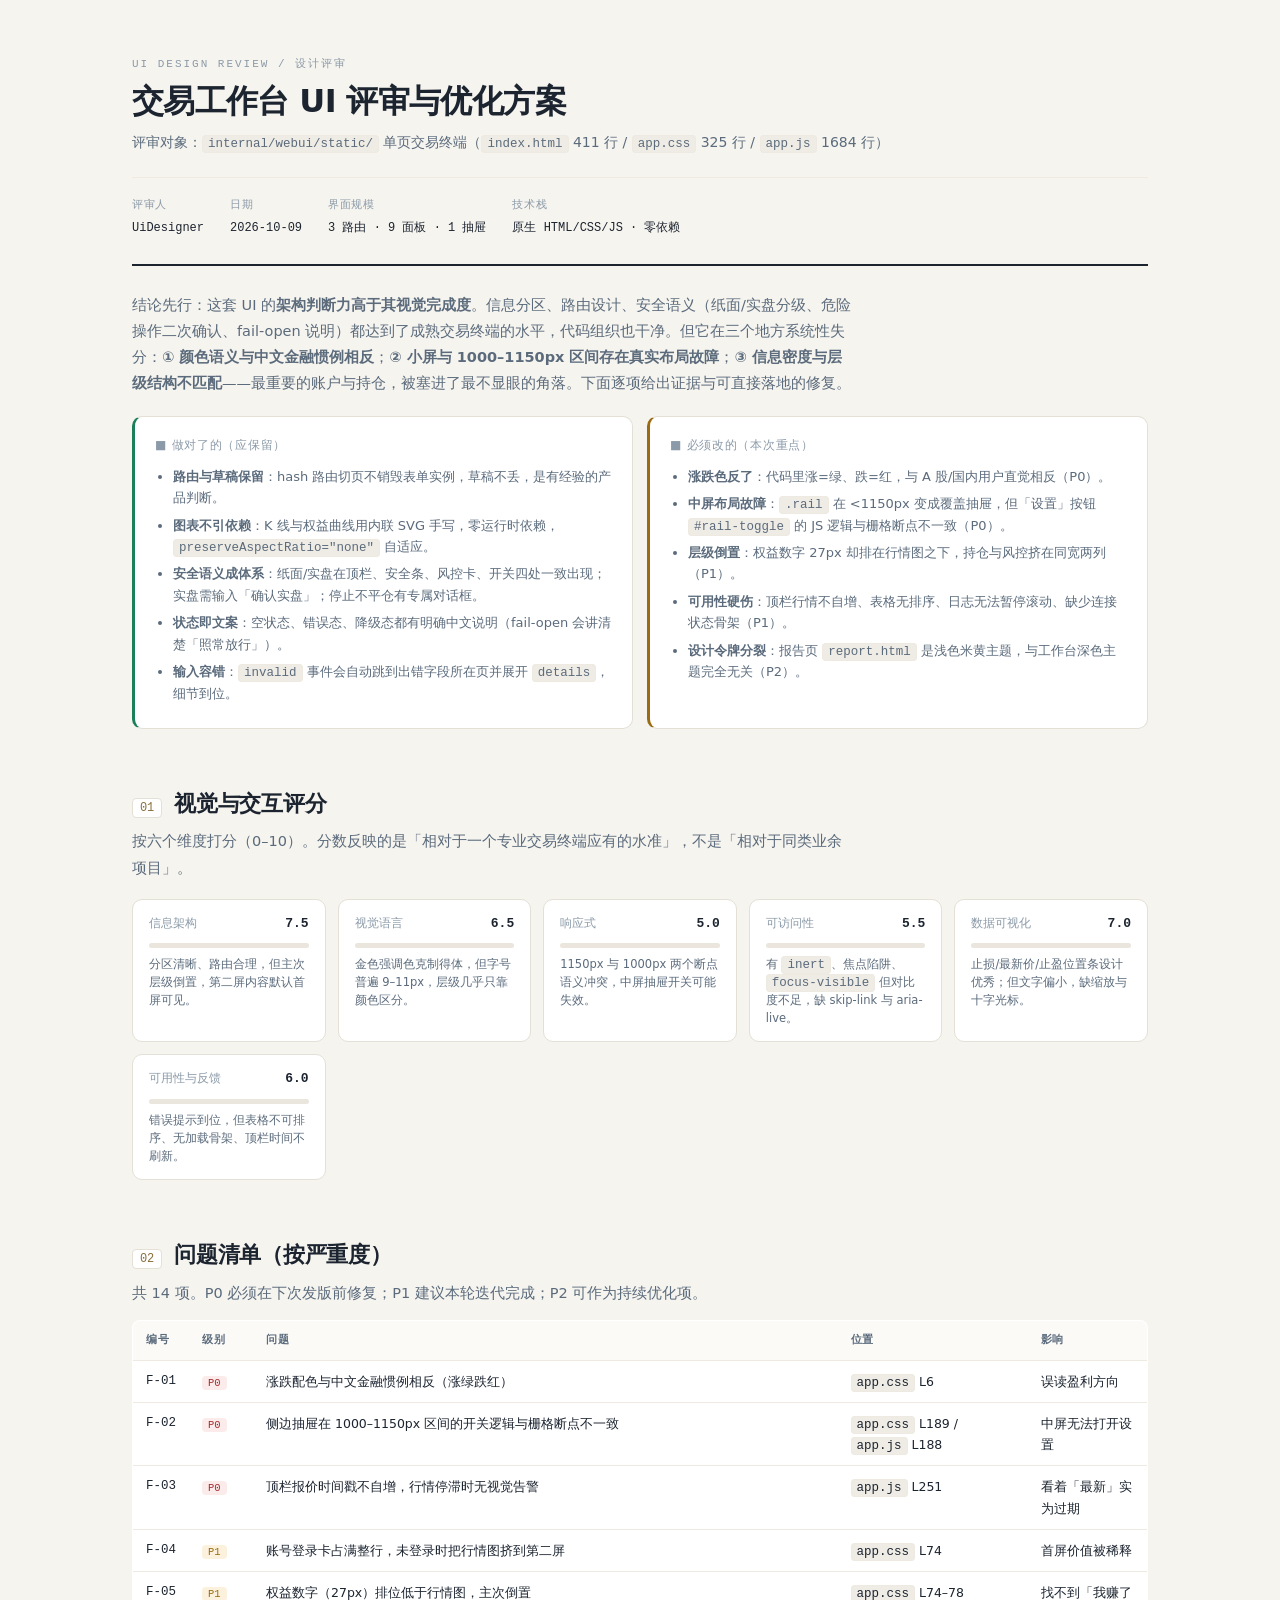
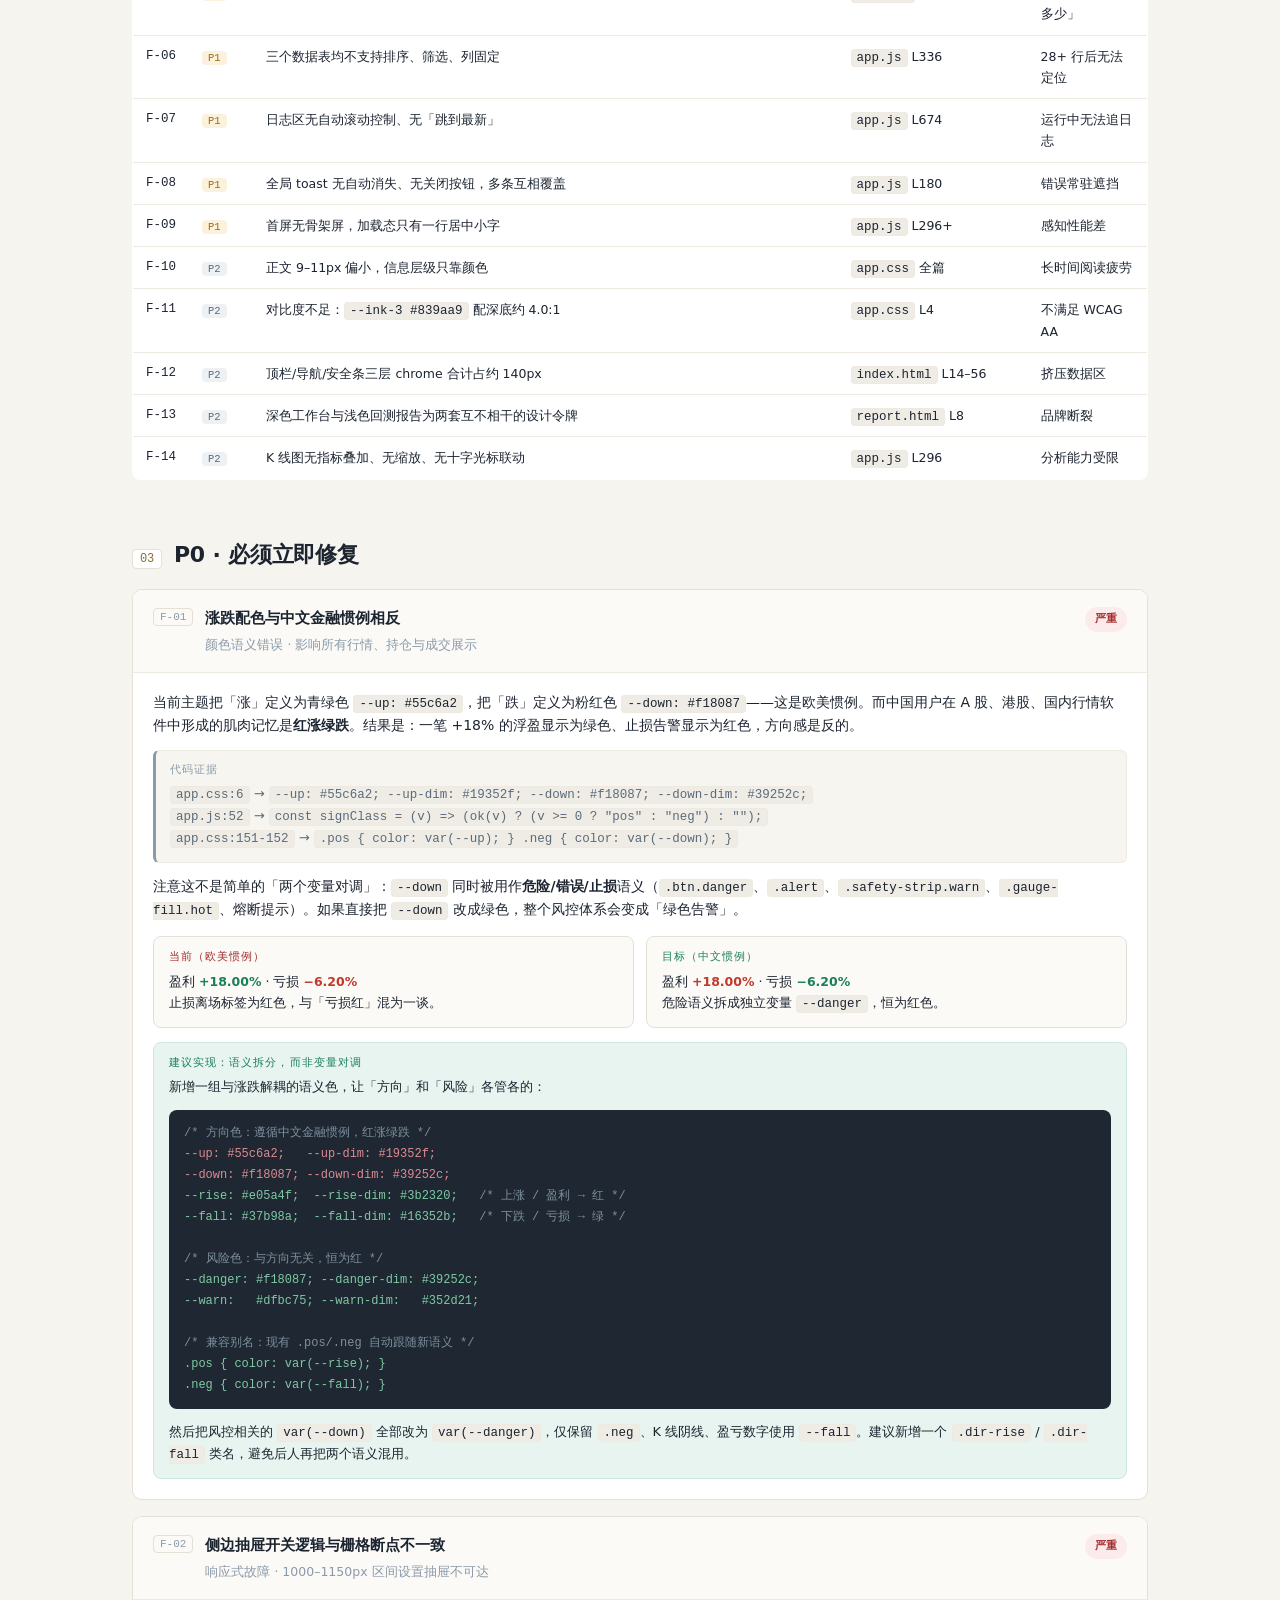
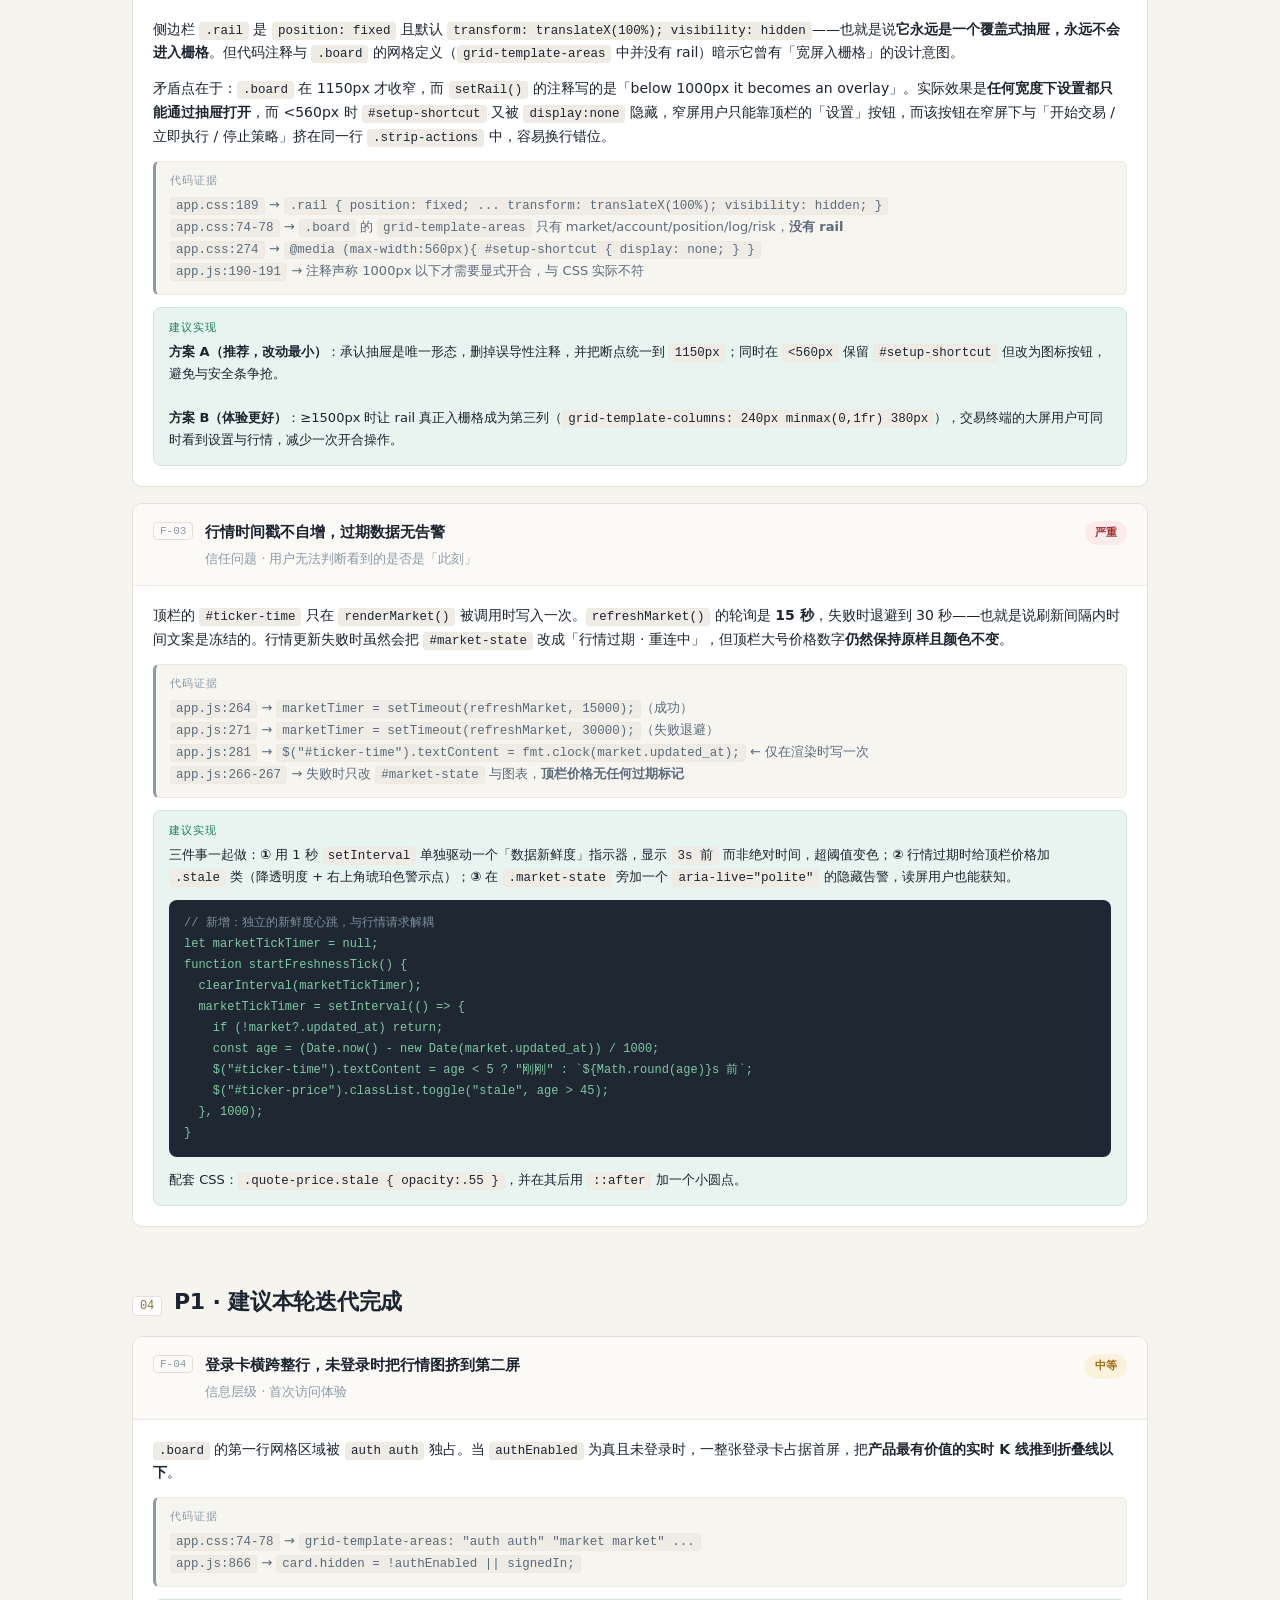
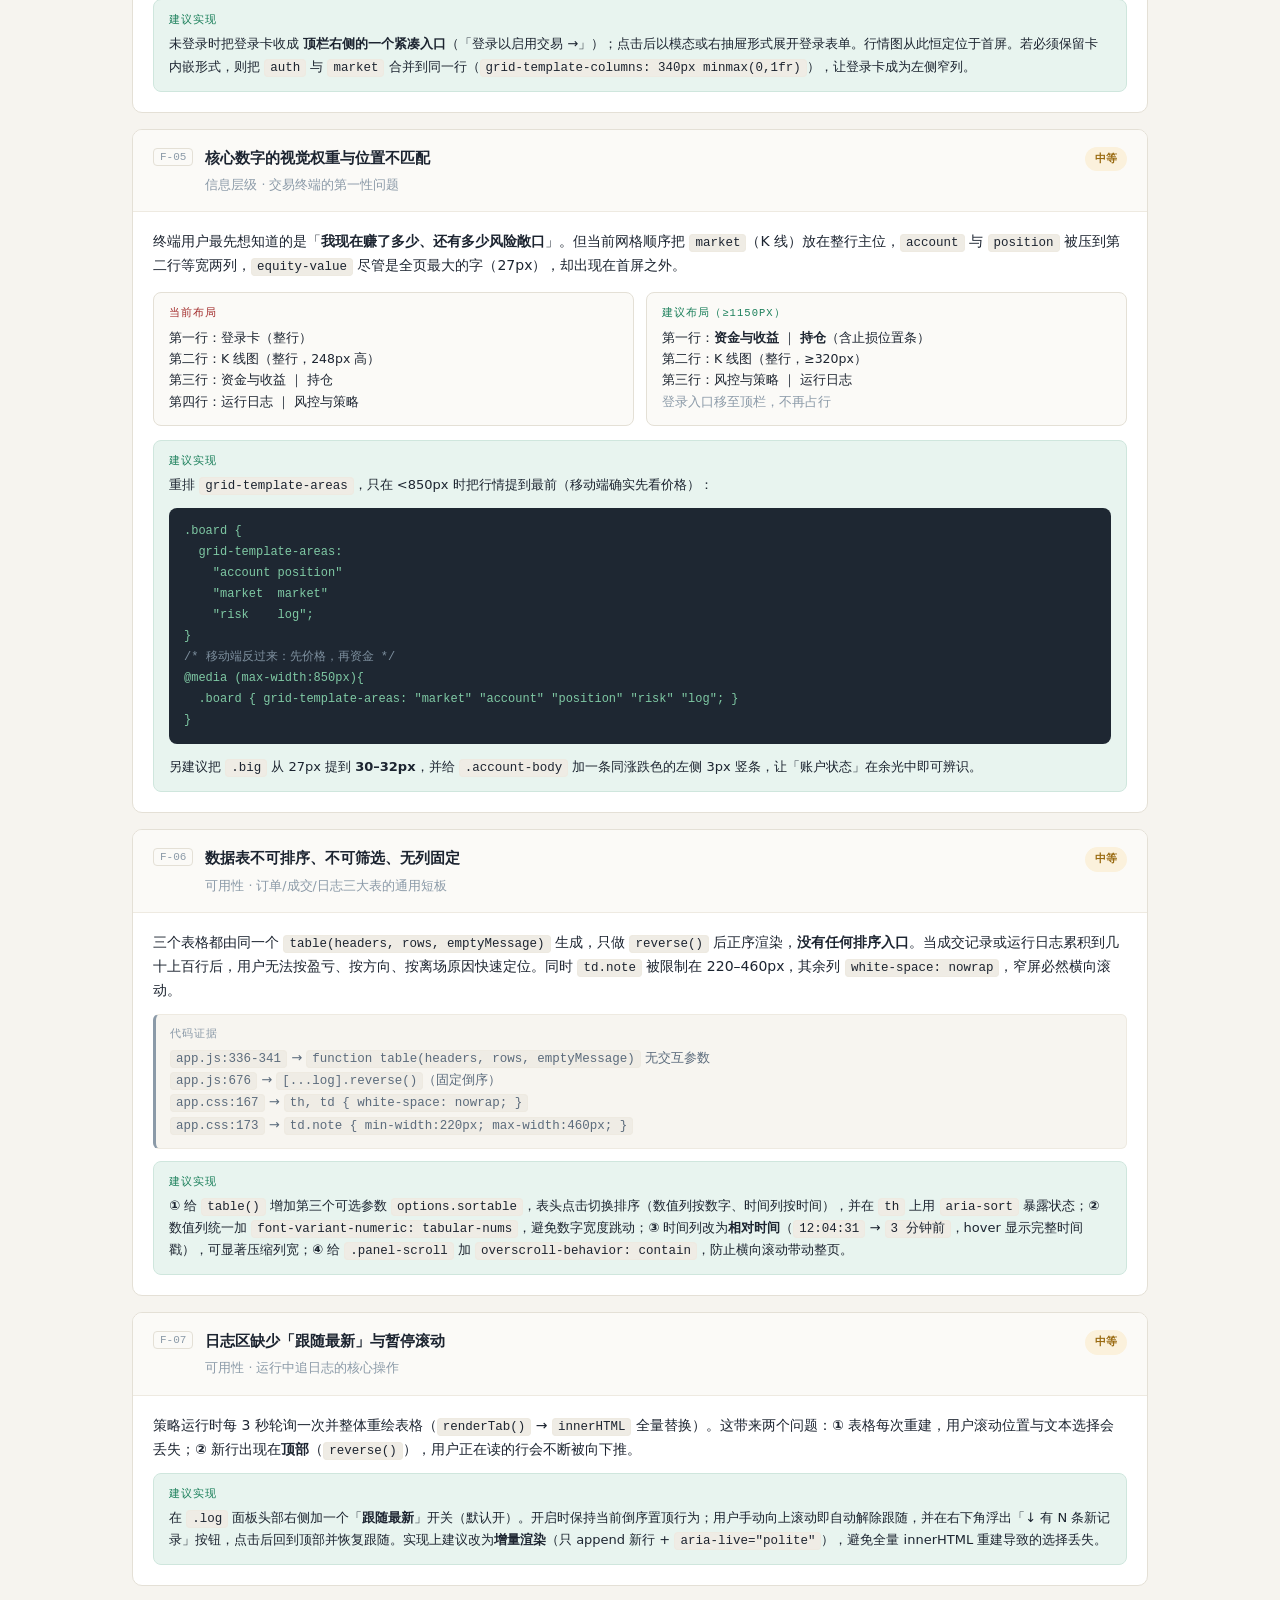
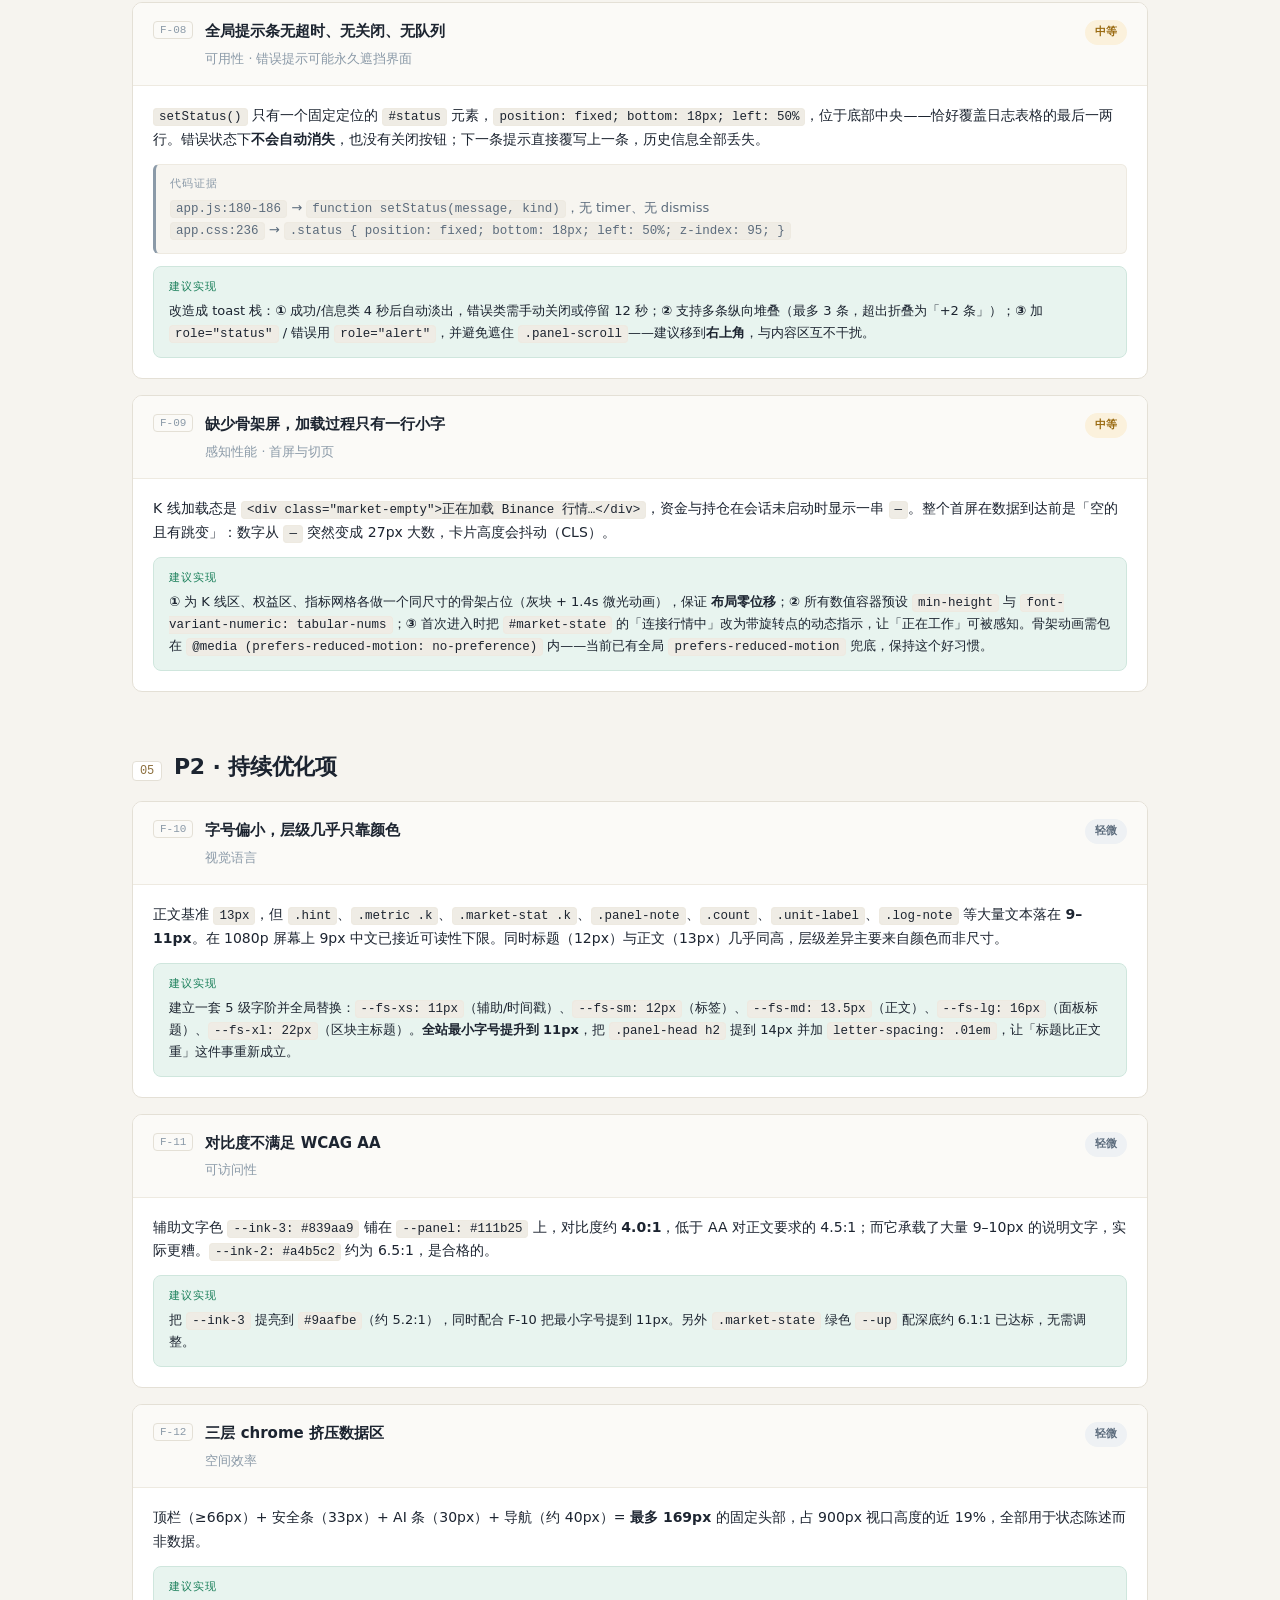
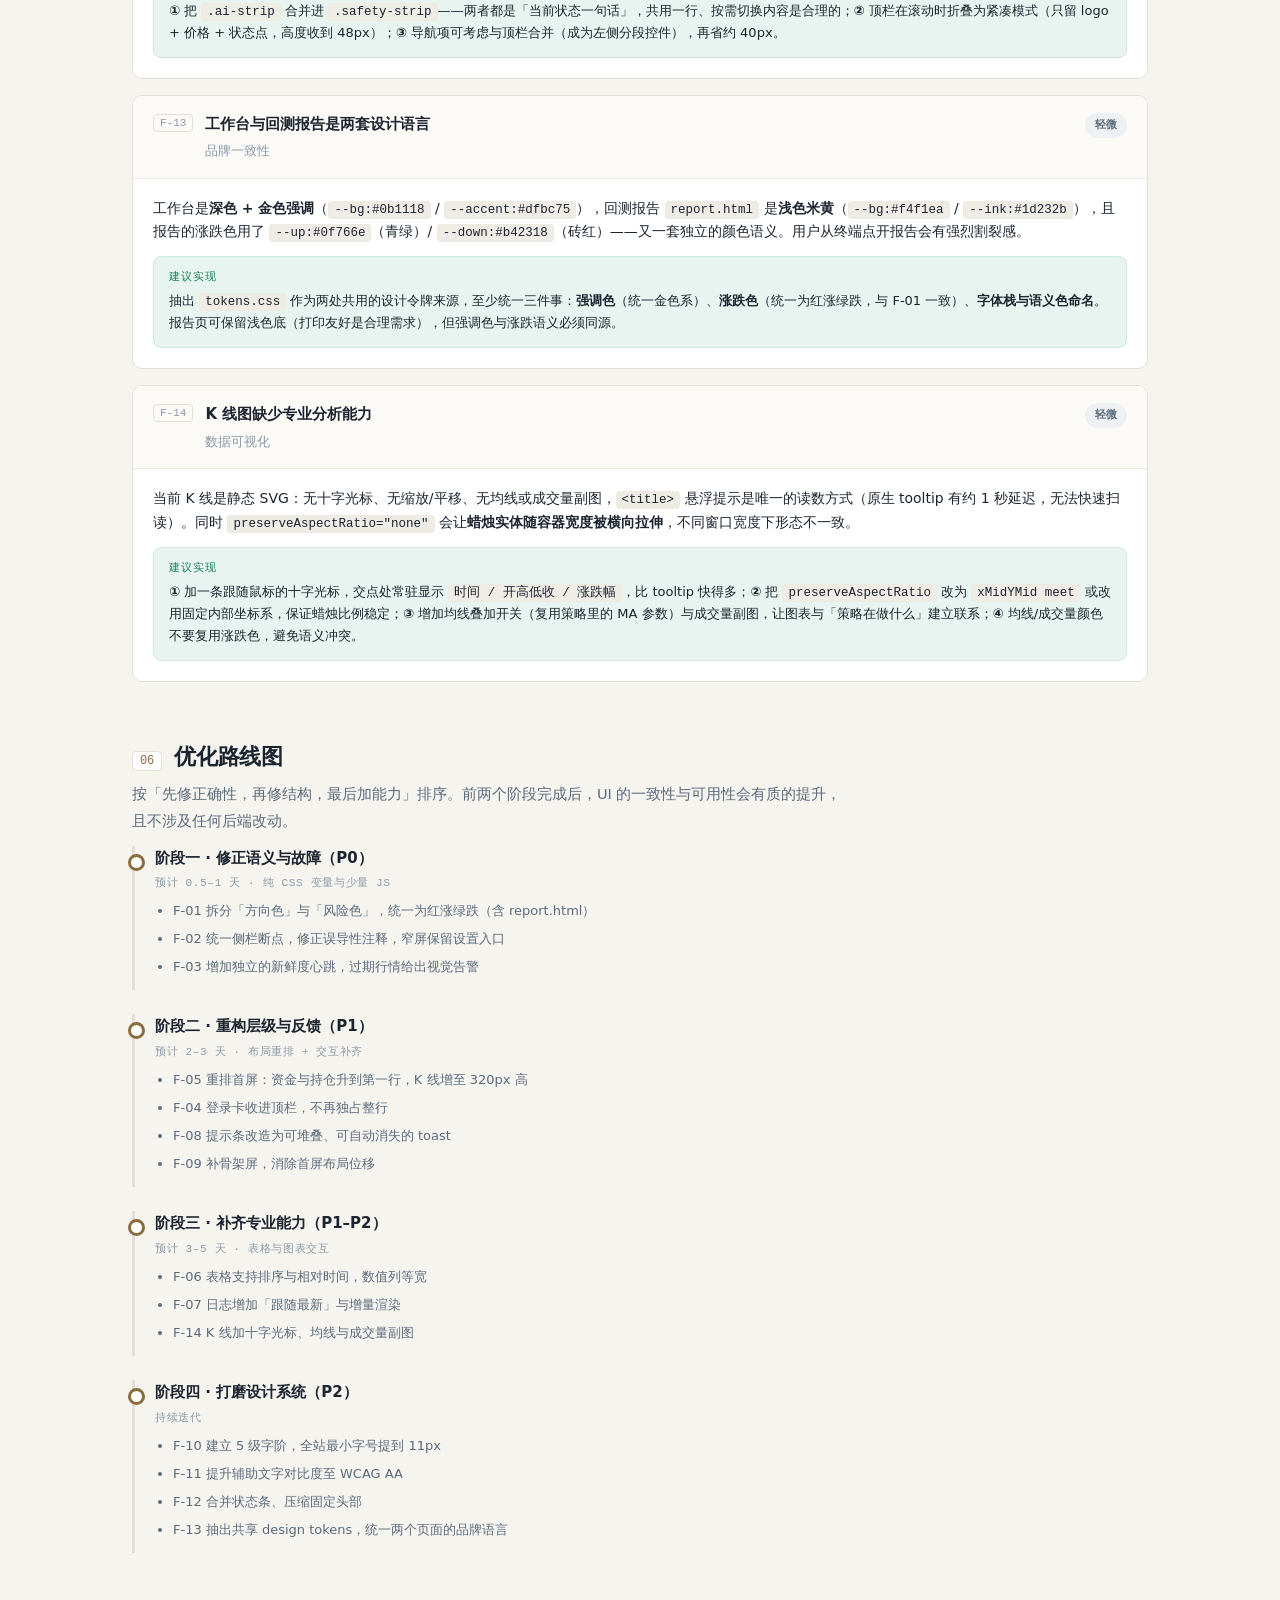
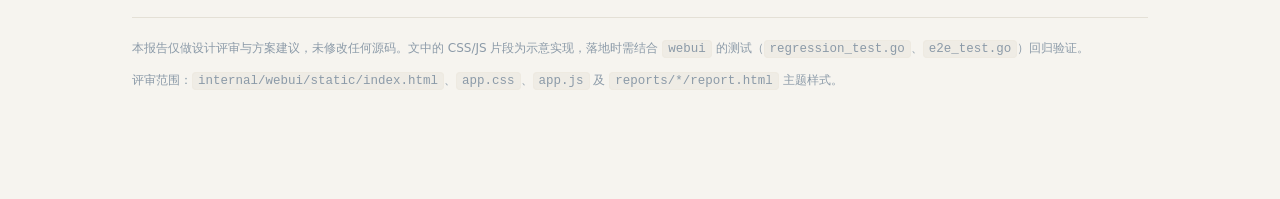
<file: docs/ui-review.html>
<!doctype html>
<html lang="zh-CN">
<head>
<meta charset="utf-8">
<meta name="viewport" content="width=device-width, initial-scale=1">
<title>交易工作台 UI 设计评审与优化方案</title>
<style>
:root{
  --bg:#f6f4ef; --panel:#ffffff; --panel-2:#fbfaf7; --ink:#1c2430; --ink-2:#5b6b7c; --ink-3:#8b9aa8;
  --line:#e4e0d6; --line-2:#eeeae1; --accent:#8a6d3b; --accent-soft:#f3ead8;
  --up:#c0392b; --up-soft:#fbeceb; --down:#1a7f5a; --down-soft:#e8f4ef;
  --warn:#9a6b12; --warn-soft:#fbf1dc; --crit:#a32d2d; --crit-soft:#fcebeb;
  --mono:"Cascadia Code",Consolas,"SF Mono",monospace;
  --sans:"Microsoft YaHei UI","PingFang SC","Noto Sans CJK SC",system-ui,sans-serif;
  --r:10px;
}
*{box-sizing:border-box}
body{margin:0;background:var(--bg);color:var(--ink);font:14px/1.7 var(--sans);-webkit-font-smoothing:antialiased}
.wrap{max-width:1080px;margin:0 auto;padding:56px 32px 96px}

/* ---------- header ---------- */
.doc-head{border-bottom:2px solid var(--ink);padding-bottom:26px;margin-bottom:12px}
.doc-head .kicker{font:11px var(--mono);letter-spacing:.18em;color:var(--ink-3);text-transform:uppercase;margin:0 0 10px}
.doc-head h1{margin:0 0 10px;font-size:32px;font-weight:600;letter-spacing:-.02em;line-height:1.25}
.doc-head .sub{color:var(--ink-2);font-size:14px;margin:0}
.doc-meta{display:flex;flex-wrap:wrap;gap:26px;margin-top:22px;padding-top:18px;border-top:1px solid var(--line-2)}
.doc-meta div{font-size:12px}
.doc-meta .k{display:block;color:var(--ink-3);font-size:11px;letter-spacing:.05em;margin-bottom:3px}
.doc-meta .v{font:12px var(--mono);color:var(--ink)}

/* ---------- structure ---------- */
h2.sec{margin:56px 0 6px;font-size:22px;font-weight:600;letter-spacing:-.01em;display:flex;align-items:baseline;gap:12px}
h2.sec .n{font:12px var(--mono);color:var(--accent);border:1px solid var(--line);border-radius:4px;padding:2px 7px;background:var(--panel)}
h3.sub{margin:34px 0 10px;font-size:16px;font-weight:600}
h4.sub2{margin:22px 0 8px;font-size:13.5px;font-weight:600;color:var(--ink-2)}
p{margin:0 0 12px}
.lede{color:var(--ink-2);font-size:14.5px;line-height:1.8;max-width:78ch}
code{font:12.5px var(--mono);background:#efece5;border:1px solid var(--line-2);border-radius:4px;padding:1px 5px}
ul,ol{margin:0 0 14px;padding-left:22px}
li{margin-bottom:6px}
strong{font-weight:600}
a{color:var(--accent)}

/* ---------- verdict ---------- */
.verdict{display:grid;grid-template-columns:1fr 1fr;gap:14px;margin:20px 0 8px}
.vcard{background:var(--panel);border:1px solid var(--line);border-radius:var(--r);padding:18px 20px}
.vcard .h{font-size:12px;letter-spacing:.06em;color:var(--ink-3);margin-bottom:10px;display:flex;align-items:center;gap:7px}
.vcard.good{border-left:3px solid var(--down)}
.vcard.bad{border-left:3px solid var(--warn)}
.vcard ul{margin:0;padding-left:18px}
.vcard li{font-size:13px;color:var(--ink-2);line-height:1.65}

/* ---------- score ---------- */
.scores{display:grid;grid-template-columns:repeat(auto-fit,minmax(178px,1fr));gap:12px;margin:18px 0}
.score{background:var(--panel);border:1px solid var(--line);border-radius:var(--r);padding:14px 16px}
.score .k{font-size:11.5px;color:var(--ink-3);display:flex;justify-content:space-between;align-items:baseline;gap:8px}
.score .k b{font:600 13px var(--mono);color:var(--ink)}
.score .track{height:5px;border-radius:3px;background:#eae6dd;margin:10px 0 8px;overflow:hidden}
.score .fill{height:100%;border-radius:3px}
.f-good{background:var(--down)} .f-mid{background:var(--warn)} .f-bad{background:var(--crit)}
.score .d{font-size:11.5px;color:var(--ink-2);line-height:1.55}

/* ---------- finding ---------- */
.finding{background:var(--panel);border:1px solid var(--line);border-radius:var(--r);margin:16px 0;overflow:hidden}
.finding > header{display:flex;align-items:flex-start;gap:12px;padding:16px 20px;border-bottom:1px solid var(--line-2);background:var(--panel-2)}
.finding > header .idx{font:11px var(--mono);color:var(--ink-3);border:1px solid var(--line);border-radius:4px;padding:2px 6px;flex:none;margin-top:2px}
.finding > header .t{flex:1;min-width:0}
.finding > header .t h4{margin:0 0 3px;font-size:15px;font-weight:600}
.finding > header .t p{margin:0;font-size:12.5px;color:var(--ink-3)}
.sev{flex:none;font-size:11px;font-weight:600;border-radius:20px;padding:3px 10px;white-space:nowrap;margin-top:1px}
.sev.high{background:var(--crit-soft);color:var(--crit)}
.sev.mid{background:var(--warn-soft);color:var(--warn)}
.sev.low{background:#eef1f4;color:var(--ink-2)}
.finding .body{padding:18px 20px 20px}
.evidence{background:#f7f5f0;border:1px solid var(--line-2);border-left:3px solid var(--ink-3);border-radius:6px;padding:12px 14px;margin:12px 0;font-size:13px;color:var(--ink-2);line-height:1.7}
.evidence .lbl{display:block;font:10.5px var(--mono);letter-spacing:.1em;color:var(--ink-3);text-transform:uppercase;margin-bottom:6px}
pre{margin:12px 0;padding:13px 15px;background:#1e2732;color:#dfe7ee;border-radius:8px;overflow-x:auto;font:12px/1.75 var(--mono)}
pre .cm{color:#7d8f9e}
pre .rm{color:#e08a8f}
pre .ad{color:#7fc9a4}
.ba{display:grid;grid-template-columns:1fr 1fr;gap:12px;margin:14px 0}
.ba > div{border:1px solid var(--line);border-radius:8px;padding:13px 15px;font-size:12.5px;line-height:1.7;background:var(--panel-2)}
.ba .tag{display:block;font:10.5px var(--mono);letter-spacing:.1em;text-transform:uppercase;margin-bottom:7px}
.ba .before .tag{color:var(--crit)} .ba .after .tag{color:var(--down)}
.fix{margin:12px 0 0;padding:13px 15px;background:var(--down-soft);border:1px solid #cfe6dd;border-radius:8px;font-size:13px;line-height:1.7}
.fix .lbl{display:block;font:10.5px var(--mono);letter-spacing:.1em;color:var(--down);text-transform:uppercase;margin-bottom:6px}
table{width:100%;border-collapse:collapse;margin:14px 0;font-size:12.5px;background:var(--panel);border:1px solid var(--line);border-radius:8px;overflow:hidden}
th,td{padding:10px 13px;text-align:left;border-bottom:1px solid var(--line-2);vertical-align:top}
th{background:var(--panel-2);font-size:11px;letter-spacing:.05em;color:var(--ink-2);font-weight:600;white-space:nowrap}
tr:last-child td{border-bottom:0}
td.num,th.num{text-align:right;font-family:var(--mono);white-space:nowrap}
.tag-sm{display:inline-block;font:10.5px var(--mono);padding:1px 6px;border-radius:4px;background:#eef1f4;color:var(--ink-2)}
.p0{background:var(--crit-soft);color:var(--crit)} .p1{background:var(--warn-soft);color:var(--warn)} .p2{background:#eef1f4;color:var(--ink-2)}

/* ---------- roadmap ---------- */
.phase{border-left:3px solid var(--line);padding:0 0 6px 20px;margin:0 0 24px;position:relative}
.phase::before{content:"";position:absolute;left:-7px;top:8px;width:11px;height:11px;border-radius:50%;background:var(--panel);border:3px solid var(--accent)}
.phase h4{margin:0 0 4px;font-size:15px}
.phase .when{font:11px var(--mono);color:var(--ink-3);letter-spacing:.06em;margin-bottom:10px}
.phase ul{margin:0;padding-left:18px}
.phase li{font-size:13px;color:var(--ink-2)}

.foot{margin-top:64px;padding-top:20px;border-top:1px solid var(--line);color:var(--ink-3);font-size:12px}
@media(max-width:760px){
  .wrap{padding:32px 18px 64px}
  .verdict,.ba{grid-template-columns:1fr}
  .doc-head h1{font-size:25px}
  h2.sec{font-size:19px}
}
</style>
</head>
<body>
<div class="wrap">

<header class="doc-head">
  <p class="kicker">UI Design Review / 设计评审</p>
  <h1>交易工作台 UI 评审与优化方案</h1>
  <p class="sub">评审对象：<code>internal/webui/static/</code> 单页交易终端（<code>index.html</code> 411 行 / <code>app.css</code> 325 行 / <code>app.js</code> 1684 行）</p>
  <div class="doc-meta">
    <div><span class="k">评审人</span><span class="v">UiDesigner</span></div>
    <div><span class="k">日期</span><span class="v">2026-10-09</span></div>
    <div><span class="k">界面规模</span><span class="v">3 路由 · 9 面板 · 1 抽屉</span></div>
    <div><span class="k">技术栈</span><span class="v">原生 HTML/CSS/JS · 零依赖</span></div>
  </div>
</header>

<p class="lede" style="margin-top:26px">结论先行：这套 UI 的<strong>架构判断力高于其视觉完成度</strong>。信息分区、路由设计、安全语义（纸面/实盘分级、危险操作二次确认、fail-open 说明）都达到了成熟交易终端的水平，代码组织也干净。但它在三个地方系统性失分：<strong>① 颜色语义与中文金融惯例相反</strong>；<strong>② 小屏与 1000–1150px 区间存在真实布局故障</strong>；<strong>③ 信息密度与层级结构不匹配</strong>——最重要的账户与持仓，被塞进了最不显眼的角落。下面逐项给出证据与可直接落地的修复。</p>

<div class="verdict">
  <div class="vcard good">
    <div class="h">■ 做对了的（应保留）</div>
    <ul>
      <li><b>路由与草稿保留</b>：hash 路由切页不销毁表单实例，草稿不丢，是有经验的产品判断。</li>
      <li><b>图表不引依赖</b>：K 线与权益曲线用内联 SVG 手写，零运行时依赖，<code>preserveAspectRatio="none"</code> 自适应。</li>
      <li><b>安全语义成体系</b>：纸面/实盘在顶栏、安全条、风控卡、开关四处一致出现；实盘需输入「确认实盘」；停止不平仓有专属对话框。</li>
      <li><b>状态即文案</b>：空状态、错误态、降级态都有明确中文说明（fail-open 会讲清楚「照常放行」）。</li>
      <li><b>输入容错</b>：<code>invalid</code> 事件会自动跳到出错字段所在页并展开 <code>details</code>，细节到位。</li>
    </ul>
  </div>
  <div class="vcard bad">
    <div class="h">■ 必须改的（本次重点）</div>
    <ul>
      <li><b>涨跌色反了</b>：代码里涨=绿、跌=红，与 A 股/国内用户直觉相反（P0）。</li>
      <li><b>中屏布局故障</b>：<code>.rail</code> 在 &lt;1150px 变成覆盖抽屉，但「设置」按钮 <code>#rail-toggle</code> 的 JS 逻辑与栅格断点不一致（P0）。</li>
      <li><b>层级倒置</b>：权益数字 27px 却排在行情图之下，持仓与风控挤在同宽两列（P1）。</li>
      <li><b>可用性硬伤</b>：顶栏行情不自增、表格无排序、日志无法暂停滚动、缺少连接状态骨架（P1）。</li>
      <li><b>设计令牌分裂</b>：报告页 <code>report.html</code> 是浅色米黄主题，与工作台深色主题完全无关（P2）。</li>
    </ul>
  </div>
</div>

<h2 class="sec"><span class="n">01</span>视觉与交互评分</h2>
<p class="lede">按六个维度打分（0–10）。分数反映的是「相对于一个专业交易终端应有的水准」，不是「相对于同类业余项目」。</p>

<div class="scores">
  <div class="score">
    <div class="k"><span>信息架构</span><b>7.5</b></div>
    <div class="track"><span class="fill f-good" style="width:75%"></span></div>
    <div class="d">分区清晰、路由合理，但主次层级倒置，第二屏内容默认首屏可见。</div>
  </div>
  <div class="score">
    <div class="k"><span>视觉语言</span><b>6.5</b></div>
    <div class="track"><span class="fill f-mid" style="width:65%"></span></div>
    <div class="d">金色强调色克制得体，但字号普遍 9–11px，层级几乎只靠颜色区分。</div>
  </div>
  <div class="score">
    <div class="k"><span>响应式</span><b>5.0</b></div>
    <div class="track"><span class="fill f-bad" style="width:50%"></span></div>
    <div class="d">1150px 与 1000px 两个断点语义冲突，中屏抽屉开关可能失效。</div>
  </div>
  <div class="score">
    <div class="k"><span>可访问性</span><b>5.5</b></div>
    <div class="track"><span class="fill f-bad" style="width:55%"></span></div>
    <div class="d">有 <code>inert</code>、焦点陷阱、<code>focus-visible</code> 但对比度不足，缺 skip-link 与 aria-live。</div>
  </div>
  <div class="score">
    <div class="k"><span>数据可视化</span><b>7.0</b></div>
    <div class="track"><span class="fill f-good" style="width:70%"></span></div>
    <div class="d">止损/最新价/止盈位置条设计优秀；但文字偏小，缺缩放与十字光标。</div>
  </div>
  <div class="score">
    <div class="k"><span>可用性与反馈</span><b>6.0</b></div>
    <div class="track"><span class="fill f-mid" style="width:60%"></span></div>
    <div class="d">错误提示到位，但表格不可排序、无加载骨架、顶栏时间不刷新。</div>
  </div>
</div>

<h2 class="sec"><span class="n">02</span>问题清单（按严重度）</h2>
<p class="lede">共 14 项。P0 必须在下次发版前修复；P1 建议本轮迭代完成；P2 可作为持续优化项。</p>

<table>
  <thead><tr>
    <th style="width:56px">编号</th><th style="width:64px">级别</th><th>问题</th><th style="width:190px">位置</th><th style="width:120px">影响</th>
  </tr></thead>
  <tbody>
    <tr><td class="num">F-01</td><td><span class="tag-sm p0">P0</span></td><td>涨跌配色与中文金融惯例相反（涨绿跌红）</td><td><code>app.css</code> L6</td><td>误读盈利方向</td></tr>
    <tr><td class="num">F-02</td><td><span class="tag-sm p0">P0</span></td><td>侧边抽屉在 1000–1150px 区间的开关逻辑与栅格断点不一致</td><td><code>app.css</code> L189 / <code>app.js</code> L188</td><td>中屏无法打开设置</td></tr>
    <tr><td class="num">F-03</td><td><span class="tag-sm p0">P0</span></td><td>顶栏报价时间戳不自增，行情停滞时无视觉告警</td><td><code>app.js</code> L251</td><td>看着「最新」实为过期</td></tr>
    <tr><td class="num">F-04</td><td><span class="tag-sm p1">P1</span></td><td>账号登录卡占满整行，未登录时把行情图挤到第二屏</td><td><code>app.css</code> L74</td><td>首屏价值被稀释</td></tr>
    <tr><td class="num">F-05</td><td><span class="tag-sm p1">P1</span></td><td>权益数字（27px）排位低于行情图，主次倒置</td><td><code>app.css</code> L74–78</td><td>找不到「我赚了多少」</td></tr>
    <tr><td class="num">F-06</td><td><span class="tag-sm p1">P1</span></td><td>三个数据表均不支持排序、筛选、列固定</td><td><code>app.js</code> L336</td><td>28+ 行后无法定位</td></tr>
    <tr><td class="num">F-07</td><td><span class="tag-sm p1">P1</span></td><td>日志区无自动滚动控制、无「跳到最新」</td><td><code>app.js</code> L674</td><td>运行中无法追日志</td></tr>
    <tr><td class="num">F-08</td><td><span class="tag-sm p1">P1</span></td><td>全局 toast 无自动消失、无关闭按钮，多条互相覆盖</td><td><code>app.js</code> L180</td><td>错误常驻遮挡</td></tr>
    <tr><td class="num">F-09</td><td><span class="tag-sm p1">P1</span></td><td>首屏无骨架屏，加载态只有一行居中小字</td><td><code>app.js</code> L296+</td><td>感知性能差</td></tr>
    <tr><td class="num">F-10</td><td><span class="tag-sm p2">P2</span></td><td>正文 9–11px 偏小，信息层级只靠颜色</td><td><code>app.css</code> 全篇</td><td>长时间阅读疲劳</td></tr>
    <tr><td class="num">F-11</td><td><span class="tag-sm p2">P2</span></td><td>对比度不足：<code>--ink-3 #839aa9</code> 配深底约 4.0:1</td><td><code>app.css</code> L4</td><td>不满足 WCAG AA</td></tr>
    <tr><td class="num">F-12</td><td><span class="tag-sm p2">P2</span></td><td>顶栏/导航/安全条三层 chrome 合计占约 140px</td><td><code>index.html</code> L14–56</td><td>挤压数据区</td></tr>
    <tr><td class="num">F-13</td><td><span class="tag-sm p2">P2</span></td><td>深色工作台与浅色回测报告为两套互不相干的设计令牌</td><td><code>report.html</code> L8</td><td>品牌断裂</td></tr>
    <tr><td class="num">F-14</td><td><span class="tag-sm p2">P2</span></td><td>K 线图无指标叠加、无缩放、无十字光标联动</td><td><code>app.js</code> L296</td><td>分析能力受限</td></tr>
  </tbody>
</table>

<h2 class="sec"><span class="n">03</span>P0 · 必须立即修复</h2>

<article class="finding">
  <header>
    <span class="idx">F-01</span>
    <div class="t">
      <h4>涨跌配色与中文金融惯例相反</h4>
      <p>颜色语义错误 · 影响所有行情、持仓与成交展示</p>
    </div>
    <span class="sev high">严重</span>
  </header>
  <div class="body">
    <p>当前主题把「涨」定义为青绿色 <code>--up: #55c6a2</code>，把「跌」定义为粉红色 <code>--down: #f18087</code>——这是欧美惯例。而中国用户在 A 股、港股、国内行情软件中形成的肌肉记忆是<strong>红涨绿跌</strong>。结果是：一笔 +18% 的浮盈显示为绿色、止损告警显示为红色，方向感是反的。</p>
    <div class="evidence">
      <span class="lbl">代码证据</span>
      <code>app.css:6</code> → <code>--up: #55c6a2; --up-dim: #19352f; --down: #f18087; --down-dim: #39252c;</code><br>
      <code>app.js:52</code> → <code>const signClass = (v) =&gt; (ok(v) ? (v &gt;= 0 ? "pos" : "neg") : "");</code><br>
      <code>app.css:151-152</code> → <code>.pos { color: var(--up); } .neg { color: var(--down); }</code>
    </div>
    <p>注意这不是简单的「两个变量对调」：<code>--down</code> 同时被用作<strong>危险/错误/止损</strong>语义（<code>.btn.danger</code>、<code>.alert</code>、<code>.safety-strip.warn</code>、<code>.gauge-fill.hot</code>、熔断提示）。如果直接把 <code>--down</code> 改成绿色，整个风控体系会变成「绿色告警」。</p>
    <div class="ba">
      <div class="before">
        <span class="tag">当前（欧美惯例）</span>
        盈利 <span style="color:#1a7f5a;font-weight:600">+18.00%</span> · 亏损 <span style="color:#c0392b;font-weight:600">−6.20%</span><br>
        止损离场标签为红色，与「亏损红」混为一谈。
      </div>
      <div class="after">
        <span class="tag">目标（中文惯例）</span>
        盈利 <span style="color:#c0392b;font-weight:600">+18.00%</span> · 亏损 <span style="color:#1a7f5a;font-weight:600">−6.20%</span><br>
        危险语义拆成独立变量 <code>--danger</code>，恒为红色。
      </div>
    </div>
    <div class="fix">
      <span class="lbl">建议实现：语义拆分，而非变量对调</span>
      新增一组与涨跌解耦的语义色，让「方向」和「风险」各管各的：
<pre><span class="cm">/* 方向色：遵循中文金融惯例，红涨绿跌 */</span>
<span class="rm">--up: #55c6a2;   --up-dim: #19352f;</span>
<span class="rm">--down: #f18087; --down-dim: #39252c;</span>
<span class="ad">--rise: #e05a4f;  --rise-dim: #3b2320;   <span class="cm">/* 上涨 / 盈利 → 红 */</span></span>
<span class="ad">--fall: #37b98a;  --fall-dim: #16352b;   <span class="cm">/* 下跌 / 亏损 → 绿 */</span></span>

<span class="cm">/* 风险色：与方向无关，恒为红 */</span>
<span class="ad">--danger: #f18087; --danger-dim: #39252c;</span>
<span class="ad">--warn:   #dfbc75; --warn-dim:   #352d21;</span>

<span class="cm">/* 兼容别名：现有 .pos/.neg 自动跟随新语义 */</span>
<span class="ad">.pos { color: var(--rise); }</span>
<span class="ad">.neg { color: var(--fall); }</span></pre>
      然后把风控相关的 <code>var(--down)</code> 全部改为 <code>var(--danger)</code>，仅保留 <code>.neg</code>、K 线阴线、盈亏数字使用 <code>--fall</code>。建议新增一个 <code>.dir-rise</code> / <code>.dir-fall</code> 类名，避免后人再把两个语义混用。
    </div>
  </div>
</article>

<article class="finding">
  <header>
    <span class="idx">F-02</span>
    <div class="t">
      <h4>侧边抽屉开关逻辑与栅格断点不一致</h4>
      <p>响应式故障 · 1000–1150px 区间设置抽屉不可达</p>
    </div>
    <span class="sev high">严重</span>
  </header>
  <div class="body">
    <p>侧边栏 <code>.rail</code> 是 <code>position: fixed</code> 且默认 <code>transform: translateX(100%); visibility: hidden</code>——也就是说<strong>它永远是一个覆盖式抽屉，永远不会进入栅格</strong>。但代码注释与 <code>.board</code> 的网格定义（<code>grid-template-areas</code> 中并没有 rail）暗示它曾有「宽屏入栅格」的设计意图。</p>
    <p>矛盾点在于：<code>.board</code> 在 1150px 才收窄，而 <code>setRail()</code> 的注释写的是「below 1000px it becomes an overlay」。实际效果是<strong>任何宽度下设置都只能通过抽屉打开</strong>，而 &lt;560px 时 <code>#setup-shortcut</code> 又被 <code>display:none</code> 隐藏，窄屏用户只能靠顶栏的「设置」按钮，而该按钮在窄屏下与「开始交易 / 立即执行 / 停止策略」挤在同一行 <code>.strip-actions</code> 中，容易换行错位。</p>
    <div class="evidence">
      <span class="lbl">代码证据</span>
      <code>app.css:189</code> → <code>.rail { position: fixed; ... transform: translateX(100%); visibility: hidden; }</code><br>
      <code>app.css:74-78</code> → <code>.board</code> 的 <code>grid-template-areas</code> 只有 market/account/position/log/risk，<b>没有 rail</b><br>
      <code>app.css:274</code> → <code>@media (max-width:560px){ #setup-shortcut { display: none; } }</code><br>
      <code>app.js:190-191</code> → 注释声称 1000px 以下才需要显式开合，与 CSS 实际不符
    </div>
    <div class="fix">
      <span class="lbl">建议实现</span>
      <strong>方案 A（推荐，改动最小）</strong>：承认抽屉是唯一形态，删掉误导性注释，并把断点统一到 <code>1150px</code>；同时在 <code>&lt;560px</code> 保留 <code>#setup-shortcut</code> 但改为图标按钮，避免与安全条争抢。
      <br><br>
      <strong>方案 B（体验更好）</strong>：≥1500px 时让 rail 真正入栅格成为第三列（<code>grid-template-columns: 240px minmax(0,1fr) 380px</code>），交易终端的大屏用户可同时看到设置与行情，减少一次开合操作。
    </div>
  </div>
</article>

<article class="finding">
  <header>
    <span class="idx">F-03</span>
    <div class="t">
      <h4>行情时间戳不自增，过期数据无告警</h4>
      <p>信任问题 · 用户无法判断看到的是否是「此刻」</p>
    </div>
    <span class="sev high">严重</span>
  </header>
  <div class="body">
    <p>顶栏的 <code>#ticker-time</code> 只在 <code>renderMarket()</code> 被调用时写入一次。<code>refreshMarket()</code> 的轮询是 <strong>15 秒</strong>，失败时退避到 30 秒——也就是说刷新间隔内时间文案是冻结的。行情更新失败时虽然会把 <code>#market-state</code> 改成「行情过期 · 重连中」，但顶栏大号价格数字<strong>仍然保持原样且颜色不变</strong>。</p>
    <div class="evidence">
      <span class="lbl">代码证据</span>
      <code>app.js:264</code> → <code>marketTimer = setTimeout(refreshMarket, 15000);</code>（成功）<br>
      <code>app.js:271</code> → <code>marketTimer = setTimeout(refreshMarket, 30000);</code>（失败退避）<br>
      <code>app.js:281</code> → <code>$("#ticker-time").textContent = fmt.clock(market.updated_at);</code> ← 仅在渲染时写一次<br>
      <code>app.js:266-267</code> → 失败时只改 <code>#market-state</code> 与图表，<b>顶栏价格无任何过期标记</b>
    </div>
    <div class="fix">
      <span class="lbl">建议实现</span>
      三件事一起做：<b>①</b> 用 1 秒 <code>setInterval</code> 单独驱动一个「数据新鲜度」指示器，显示 <code>3s 前</code> 而非绝对时间，超阈值变色；<b>②</b> 行情过期时给顶栏价格加 <code>.stale</code> 类（降透明度 + 右上角琥珀色警示点）；<b>③</b> 在 <code>.market-state</code> 旁加一个 <code>aria-live="polite"</code> 的隐藏告警，读屏用户也能获知。
<pre><span class="cm">// 新增：独立的新鲜度心跳，与行情请求解耦</span>
<span class="ad">let marketTickTimer = null;</span>
<span class="ad">function startFreshnessTick() {</span>
<span class="ad">  clearInterval(marketTickTimer);</span>
<span class="ad">  marketTickTimer = setInterval(() =&gt; {</span>
<span class="ad">    if (!market?.updated_at) return;</span>
<span class="ad">    const age = (Date.now() - new Date(market.updated_at)) / 1000;</span>
<span class="ad">    $("#ticker-time").textContent = age &lt; 5 ? "刚刚" : `${Math.round(age)}s 前`;</span>
<span class="ad">    $("#ticker-price").classList.toggle("stale", age &gt; 45);</span>
<span class="ad">  }, 1000);</span>
<span class="ad">}</span></pre>
      配套 CSS：<code>.quote-price.stale { opacity:.55 }</code>，并在其后用 <code>::after</code> 加一个小圆点。
    </div>
  </div>
</article>

<h2 class="sec"><span class="n">04</span>P1 · 建议本轮迭代完成</h2>

<article class="finding">
  <header>
    <span class="idx">F-04</span>
    <div class="t">
      <h4>登录卡横跨整行，未登录时把行情图挤到第二屏</h4>
      <p>信息层级 · 首次访问体验</p>
    </div>
    <span class="sev mid">中等</span>
  </header>
  <div class="body">
    <p><code>.board</code> 的第一行网格区域被 <code>auth auth</code> 独占。当 <code>authEnabled</code> 为真且未登录时，一整张登录卡占据首屏，把<strong>产品最有价值的实时 K 线推到折叠线以下</strong>。</p>
    <div class="evidence">
      <span class="lbl">代码证据</span>
      <code>app.css:74-78</code> → <code>grid-template-areas: "auth auth" "market market" ...</code><br>
      <code>app.js:866</code> → <code>card.hidden = !authEnabled || signedIn;</code>
    </div>
    <div class="fix">
      <span class="lbl">建议实现</span>
      未登录时把登录卡收成 <strong>顶栏右侧的一个紧凑入口</strong>（「登录以启用交易 →」）；点击后以模态或右抽屉形式展开登录表单。行情图从此恒定位于首屏。若必须保留卡内嵌形式，则把 <code>auth</code> 与 <code>market</code> 合并到同一行（<code>grid-template-columns: 340px minmax(0,1fr)</code>），让登录卡成为左侧窄列。
    </div>
  </div>
</article>

<article class="finding">
  <header>
    <span class="idx">F-05</span>
    <div class="t">
      <h4>核心数字的视觉权重与位置不匹配</h4>
      <p>信息层级 · 交易终端的第一性问题</p>
    </div>
    <span class="sev mid">中等</span>
  </header>
  <div class="body">
    <p>终端用户最先想知道的是「<strong>我现在赚了多少、还有多少风险敞口</strong>」。但当前网格顺序把 <code>market</code>（K 线）放在整行主位，<code>account</code> 与 <code>position</code> 被压到第二行等宽两列，<code>equity-value</code> 尽管是全页最大的字（27px），却出现在首屏之外。</p>
    <div class="ba">
      <div class="before">
        <span class="tag">当前布局</span>
        第一行：登录卡（整行）<br>
        第二行：K 线图（整行，248px 高）<br>
        第三行：资金与收益 ｜ 持仓<br>
        第四行：运行日志 ｜ 风控与策略
      </div>
      <div class="after">
        <span class="tag">建议布局（≥1150px）</span>
        第一行：<b>资金与收益</b> ｜ <b>持仓</b>（含止损位置条）<br>
        第二行：K 线图（整行，≥320px）<br>
        第三行：风控与策略 ｜ 运行日志<br>
        <span style="color:var(--ink-3)">登录入口移至顶栏，不再占行</span>
      </div>
    </div>
    <div class="fix">
      <span class="lbl">建议实现</span>
      重排 <code>grid-template-areas</code>，只在 &lt;850px 时把行情提到最前（移动端确实先看价格）：
<pre><span class="ad">.board {</span>
<span class="ad">  grid-template-areas:</span>
<span class="ad">    "account position"</span>
<span class="ad">    "market  market"</span>
<span class="ad">    "risk    log";</span>
<span class="ad">}</span>
<span class="cm">/* 移动端反过来：先价格，再资金 */</span>
<span class="ad">@media (max-width:850px){</span>
<span class="ad">  .board { grid-template-areas: "market" "account" "position" "risk" "log"; }</span>
<span class="ad">}</span></pre>
      另建议把 <code>.big</code> 从 27px 提到 <strong>30–32px</strong>，并给 <code>.account-body</code> 加一条同涨跌色的左侧 3px 竖条，让「账户状态」在余光中即可辨识。
    </div>
  </div>
</article>

<article class="finding">
  <header>
    <span class="idx">F-06</span>
    <div class="t">
      <h4>数据表不可排序、不可筛选、无列固定</h4>
      <p>可用性 · 订单/成交/日志三大表的通用短板</p>
    </div>
    <span class="sev mid">中等</span>
  </header>
  <div class="body">
    <p>三个表格都由同一个 <code>table(headers, rows, emptyMessage)</code> 生成，只做 <code>reverse()</code> 后正序渲染，<strong>没有任何排序入口</strong>。当成交记录或运行日志累积到几十上百行后，用户无法按盈亏、按方向、按离场原因快速定位。同时 <code>td.note</code> 被限制在 220–460px，其余列 <code>white-space: nowrap</code>，窄屏必然横向滚动。</p>
    <div class="evidence">
      <span class="lbl">代码证据</span>
      <code>app.js:336-341</code> → <code>function table(headers, rows, emptyMessage)</code> 无交互参数<br>
      <code>app.js:676</code> → <code>[...log].reverse()</code>（固定倒序）<br>
      <code>app.css:167</code> → <code>th, td { white-space: nowrap; }</code><br>
      <code>app.css:173</code> → <code>td.note { min-width:220px; max-width:460px; }</code>
    </div>
    <div class="fix">
      <span class="lbl">建议实现</span>
      <b>①</b> 给 <code>table()</code> 增加第三个可选参数 <code>options.sortable</code>，表头点击切换排序（数值列按数字、时间列按时间），并在 <code>th</code> 上用 <code>aria-sort</code> 暴露状态；<b>②</b> 数值列统一加 <code>font-variant-numeric: tabular-nums</code>，避免数字宽度跳动；<b>③</b> 时间列改为<strong>相对时间</strong>（<code>12:04:31</code> → <code>3 分钟前</code>，hover 显示完整时间戳），可显著压缩列宽；<b>④</b> 给 <code>.panel-scroll</code> 加 <code>overscroll-behavior: contain</code>，防止横向滚动带动整页。
    </div>
  </div>
</article>

<article class="finding">
  <header>
    <span class="idx">F-07</span>
    <div class="t">
      <h4>日志区缺少「跟随最新」与暂停滚动</h4>
      <p>可用性 · 运行中追日志的核心操作</p>
    </div>
    <span class="sev mid">中等</span>
  </header>
  <div class="body">
    <p>策略运行时每 3 秒轮询一次并整体重绘表格（<code>renderTab()</code> → <code>innerHTML</code> 全量替换）。这带来两个问题：<strong>①</strong> 表格每次重建，用户滚动位置与文本选择会丢失；<strong>②</strong> 新行出现在<strong>顶部</strong>（<code>reverse()</code>），用户正在读的行会不断被向下推。</p>
    <div class="fix">
      <span class="lbl">建议实现</span>
      在 <code>.log</code> 面板头部右侧加一个「<b>跟随最新</b>」开关（默认开）。开启时保持当前倒序置顶行为；用户手动向上滚动即自动解除跟随，并在右下角浮出「↓ 有 N 条新记录」按钮，点击后回到顶部并恢复跟随。实现上建议改为<strong>增量渲染</strong>（只 append 新行 + <code>aria-live="polite"</code>），避免全量 innerHTML 重建导致的选择丢失。
    </div>
  </div>
</article>

<article class="finding">
  <header>
    <span class="idx">F-08</span>
    <div class="t">
      <h4>全局提示条无超时、无关闭、无队列</h4>
      <p>可用性 · 错误提示可能永久遮挡界面</p>
    </div>
    <span class="sev mid">中等</span>
  </header>
  <div class="body">
    <p><code>setStatus()</code> 只有一个固定定位的 <code>#status</code> 元素，<code>position: fixed; bottom: 18px; left: 50%</code>，位于底部中央——恰好覆盖日志表格的最后一两行。错误状态下<strong>不会自动消失</strong>，也没有关闭按钮；下一条提示直接覆写上一条，历史信息全部丢失。</p>
    <div class="evidence">
      <span class="lbl">代码证据</span>
      <code>app.js:180-186</code> → <code>function setStatus(message, kind)</code>，无 timer、无 dismiss<br>
      <code>app.css:236</code> → <code>.status { position: fixed; bottom: 18px; left: 50%; z-index: 95; }</code>
    </div>
    <div class="fix">
      <span class="lbl">建议实现</span>
      改造成 toast 栈：<b>①</b> 成功/信息类 4 秒后自动淡出，错误类需手动关闭或停留 12 秒；<b>②</b> 支持多条纵向堆叠（最多 3 条，超出折叠为「+2 条」）；<b>③</b> 加 <code>role="status"</code> / 错误用 <code>role="alert"</code>，并避免遮住 <code>.panel-scroll</code>——建议移到<strong>右上角</strong>，与内容区互不干扰。
    </div>
  </div>
</article>

<article class="finding">
  <header>
    <span class="idx">F-09</span>
    <div class="t">
      <h4>缺少骨架屏，加载过程只有一行小字</h4>
      <p>感知性能 · 首屏与切页</p>
    </div>
    <span class="sev mid">中等</span>
  </header>
  <div class="body">
    <p>K 线加载态是 <code>&lt;div class="market-empty"&gt;正在加载 Binance 行情…&lt;/div&gt;</code>，资金与持仓在会话未启动时显示一串 <code>—</code>。整个首屏在数据到达前是「空的且有跳变」：数字从 <code>—</code> 突然变成 27px 大数，卡片高度会抖动（CLS）。</p>
    <div class="fix">
      <span class="lbl">建议实现</span>
      <b>①</b> 为 K 线区、权益区、指标网格各做一个同尺寸的骨架占位（灰块 + 1.4s 微光动画），保证 <strong>布局零位移</strong>；<b>②</b> 所有数值容器预设 <code>min-height</code> 与 <code>font-variant-numeric: tabular-nums</code>；<b>③</b> 首次进入时把 <code>#market-state</code> 的「连接行情中」改为带旋转点的动态指示，让「正在工作」可被感知。骨架动画需包在 <code>@media (prefers-reduced-motion: no-preference)</code> 内——当前已有全局 <code>prefers-reduced-motion</code> 兜底，保持这个好习惯。
    </div>
  </div>
</article>

<h2 class="sec"><span class="n">05</span>P2 · 持续优化项</h2>

<div class="finding">
  <header>
    <span class="idx">F-10</span>
    <div class="t"><h4>字号偏小，层级几乎只靠颜色</h4><p>视觉语言</p></div>
    <span class="sev low">轻微</span>
  </header>
  <div class="body">
    <p>正文基准 <code>13px</code>，但 <code>.hint</code>、<code>.metric .k</code>、<code>.market-stat .k</code>、<code>.panel-note</code>、<code>.count</code>、<code>.unit-label</code>、<code>.log-note</code> 等大量文本落在 <strong>9–11px</strong>。在 1080p 屏幕上 9px 中文已接近可读性下限。同时标题（12px）与正文（13px）几乎同高，层级差异主要来自颜色而非尺寸。</p>
    <div class="fix">
      <span class="lbl">建议实现</span>
      建立一套 5 级字阶并全局替换：<code>--fs-xs: 11px</code>（辅助/时间戳）、<code>--fs-sm: 12px</code>（标签）、<code>--fs-md: 13.5px</code>（正文）、<code>--fs-lg: 16px</code>（面板标题）、<code>--fs-xl: 22px</code>（区块主标题）。<strong>全站最小字号提升到 11px</strong>，把 <code>.panel-head h2</code> 提到 14px 并加 <code>letter-spacing: .01em</code>，让「标题比正文重」这件事重新成立。
    </div>
  </div>
</div>

<div class="finding">
  <header>
    <span class="idx">F-11</span>
    <div class="t"><h4>对比度不满足 WCAG AA</h4><p>可访问性</p></div>
    <span class="sev low">轻微</span>
  </header>
  <div class="body">
    <p>辅助文字色 <code>--ink-3: #839aa9</code> 铺在 <code>--panel: #111b25</code> 上，对比度约 <strong>4.0:1</strong>，低于 AA 对正文要求的 4.5:1；而它承载了大量 9–10px 的说明文字，实际更糟。<code>--ink-2: #a4b5c2</code> 约为 6.5:1，是合格的。</p>
    <div class="fix">
      <span class="lbl">建议实现</span>
      把 <code>--ink-3</code> 提亮到 <code>#9aafbe</code>（约 5.2:1），同时配合 F-10 把最小字号提到 11px。另外 <code>.market-state</code> 绿色 <code>--up</code> 配深底约 6.1:1 已达标，无需调整。
    </div>
  </div>
</div>

<div class="finding">
  <header>
    <span class="idx">F-12</span>
    <div class="t"><h4>三层 chrome 挤压数据区</h4><p>空间效率</p></div>
    <span class="sev low">轻微</span>
  </header>
  <div class="body">
    <p>顶栏（≥66px）+ 安全条（33px）+ AI 条（30px）+ 导航（约 40px）= <strong>最多 169px</strong> 的固定头部，占 900px 视口高度的近 19%，全部用于状态陈述而非数据。</p>
    <div class="fix">
      <span class="lbl">建议实现</span>
      <b>①</b> 把 <code>.ai-strip</code> 合并进 <code>.safety-strip</code>——两者都是「当前状态一句话」，共用一行、按需切换内容是合理的；<b>②</b> 顶栏在滚动时折叠为紧凑模式（只留 logo + 价格 + 状态点，高度收到 48px）；<b>③</b> 导航项可考虑与顶栏合并（成为左侧分段控件），再省约 40px。
    </div>
  </div>
</div>

<div class="finding">
  <header>
    <span class="idx">F-13</span>
    <div class="t"><h4>工作台与回测报告是两套设计语言</h4><p>品牌一致性</p></div>
    <span class="sev low">轻微</span>
  </header>
  <div class="body">
    <p>工作台是<strong>深色 + 金色强调</strong>（<code>--bg:#0b1118</code> / <code>--accent:#dfbc75</code>），回测报告 <code>report.html</code> 是<strong>浅色米黄</strong>（<code>--bg:#f4f1ea</code> / <code>--ink:#1d232b</code>），且报告的涨跌色用了 <code>--up:#0f766e</code>（青绿）/ <code>--down:#b42318</code>（砖红）——又一套独立的颜色语义。用户从终端点开报告会有强烈割裂感。</p>
    <div class="fix">
      <span class="lbl">建议实现</span>
      抽出 <code>tokens.css</code> 作为两处共用的设计令牌来源，至少统一三件事：<strong>强调色</strong>（统一金色系）、<strong>涨跌色</strong>（统一为红涨绿跌，与 F-01 一致）、<strong>字体栈与语义色命名</strong>。报告页可保留浅色底（打印友好是合理需求），但强调色与涨跌语义必须同源。
    </div>
  </div>
</div>

<div class="finding">
  <header>
    <span class="idx">F-14</span>
    <div class="t"><h4>K 线图缺少专业分析能力</h4><p>数据可视化</p></div>
    <span class="sev low">轻微</span>
  </header>
  <div class="body">
    <p>当前 K 线是静态 SVG：无十字光标、无缩放/平移、无均线或成交量副图，<code>&lt;title&gt;</code> 悬浮提示是唯一的读数方式（原生 tooltip 有约 1 秒延迟，无法快速扫读）。同时 <code>preserveAspectRatio="none"</code> 会让<strong>蜡烛实体随容器宽度被横向拉伸</strong>，不同窗口宽度下形态不一致。</p>
    <div class="fix">
      <span class="lbl">建议实现</span>
      <b>①</b> 加一条跟随鼠标的十字光标，交点处常驻显示 <code>时间 / 开高低收 / 涨跌幅</code>，比 tooltip 快得多；<b>②</b> 把 <code>preserveAspectRatio</code> 改为 <code>xMidYMid meet</code> 或改用固定内部坐标系，保证蜡烛比例稳定；<b>③</b> 增加均线叠加开关（复用策略里的 MA 参数）与成交量副图，让图表与「策略在做什么」建立联系；<b>④</b> 均线/成交量颜色不要复用涨跌色，避免语义冲突。
    </div>
  </div>
</div>

<h2 class="sec"><span class="n">06</span>优化路线图</h2>
<p class="lede">按「先修正确性，再修结构，最后加能力」排序。前两个阶段完成后，UI 的一致性与可用性会有质的提升，且不涉及任何后端改动。</p>

<div class="phase">
  <h4>阶段一 · 修正语义与故障（P0）</h4>
  <div class="when">预计 0.5–1 天 · 纯 CSS 变量与少量 JS</div>
  <ul>
    <li>F-01 拆分「方向色」与「风险色」，统一为红涨绿跌（含 report.html）</li>
    <li>F-02 统一侧栏断点，修正误导性注释，窄屏保留设置入口</li>
    <li>F-03 增加独立的新鲜度心跳，过期行情给出视觉告警</li>
  </ul>
</div>

<div class="phase">
  <h4>阶段二 · 重构层级与反馈（P1）</h4>
  <div class="when">预计 2–3 天 · 布局重排 + 交互补齐</div>
  <ul>
    <li>F-05 重排首屏：资金与持仓升到第一行，K 线增至 320px 高</li>
    <li>F-04 登录卡收进顶栏，不再独占整行</li>
    <li>F-08 提示条改造为可堆叠、可自动消失的 toast</li>
    <li>F-09 补骨架屏，消除首屏布局位移</li>
  </ul>
</div>

<div class="phase">
  <h4>阶段三 · 补齐专业能力（P1–P2）</h4>
  <div class="when">预计 3–5 天 · 表格与图表交互</div>
  <ul>
    <li>F-06 表格支持排序与相对时间，数值列等宽</li>
    <li>F-07 日志增加「跟随最新」与增量渲染</li>
    <li>F-14 K 线加十字光标、均线与成交量副图</li>
  </ul>
</div>

<div class="phase">
  <h4>阶段四 · 打磨设计系统（P2）</h4>
  <div class="when">持续迭代</div>
  <ul>
    <li>F-10 建立 5 级字阶，全站最小字号提到 11px</li>
    <li>F-11 提升辅助文字对比度至 WCAG AA</li>
    <li>F-12 合并状态条、压缩固定头部</li>
    <li>F-13 抽出共享 design tokens，统一两个页面的品牌语言</li>
  </ul>
</div>

<div class="foot">
  <p>本报告仅做设计评审与方案建议，未修改任何源码。文中的 CSS/JS 片段为示意实现，落地时需结合 <code>webui</code> 的测试（<code>regression_test.go</code>、<code>e2e_test.go</code>）回归验证。</p>
  <p>评审范围：<code>internal/webui/static/index.html</code>、<code>app.css</code>、<code>app.js</code> 及 <code>reports/*/report.html</code> 主题样式。</p>
</div>

</div>
</body>
</html>
</file>
